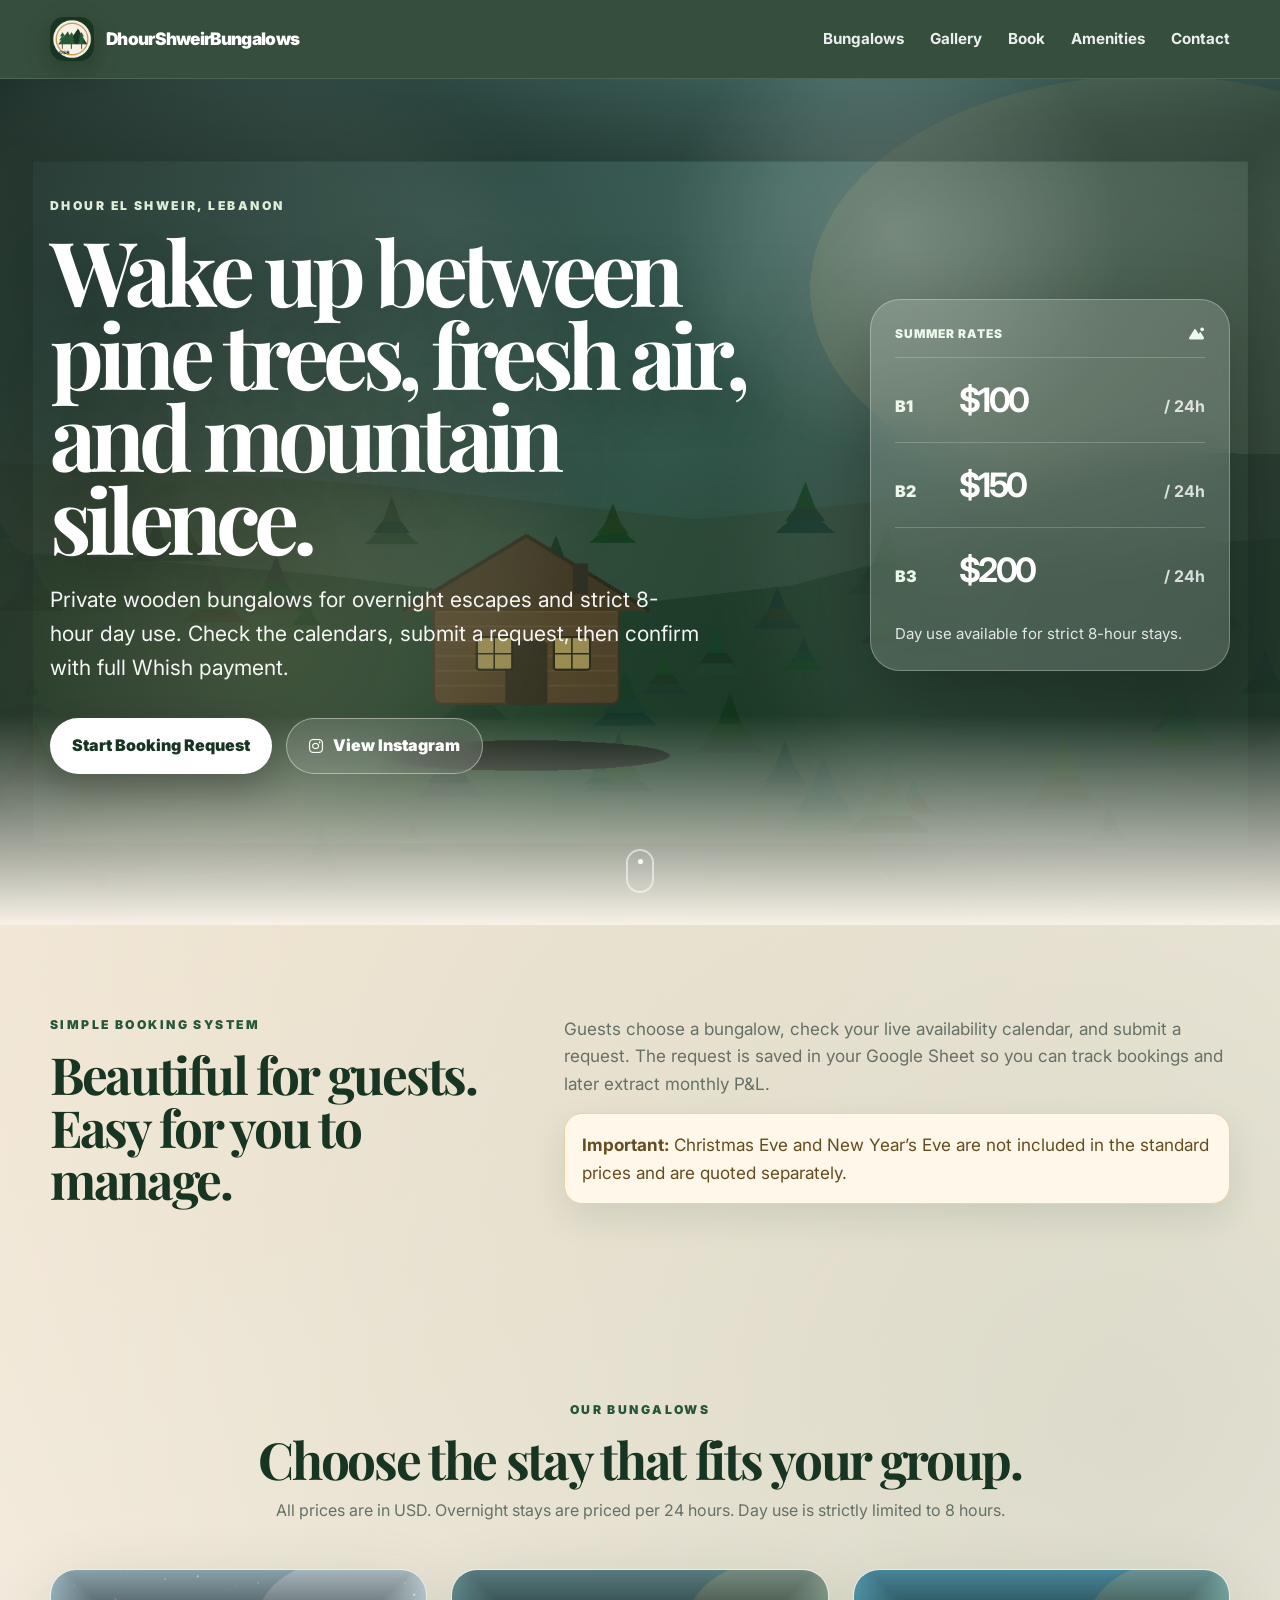
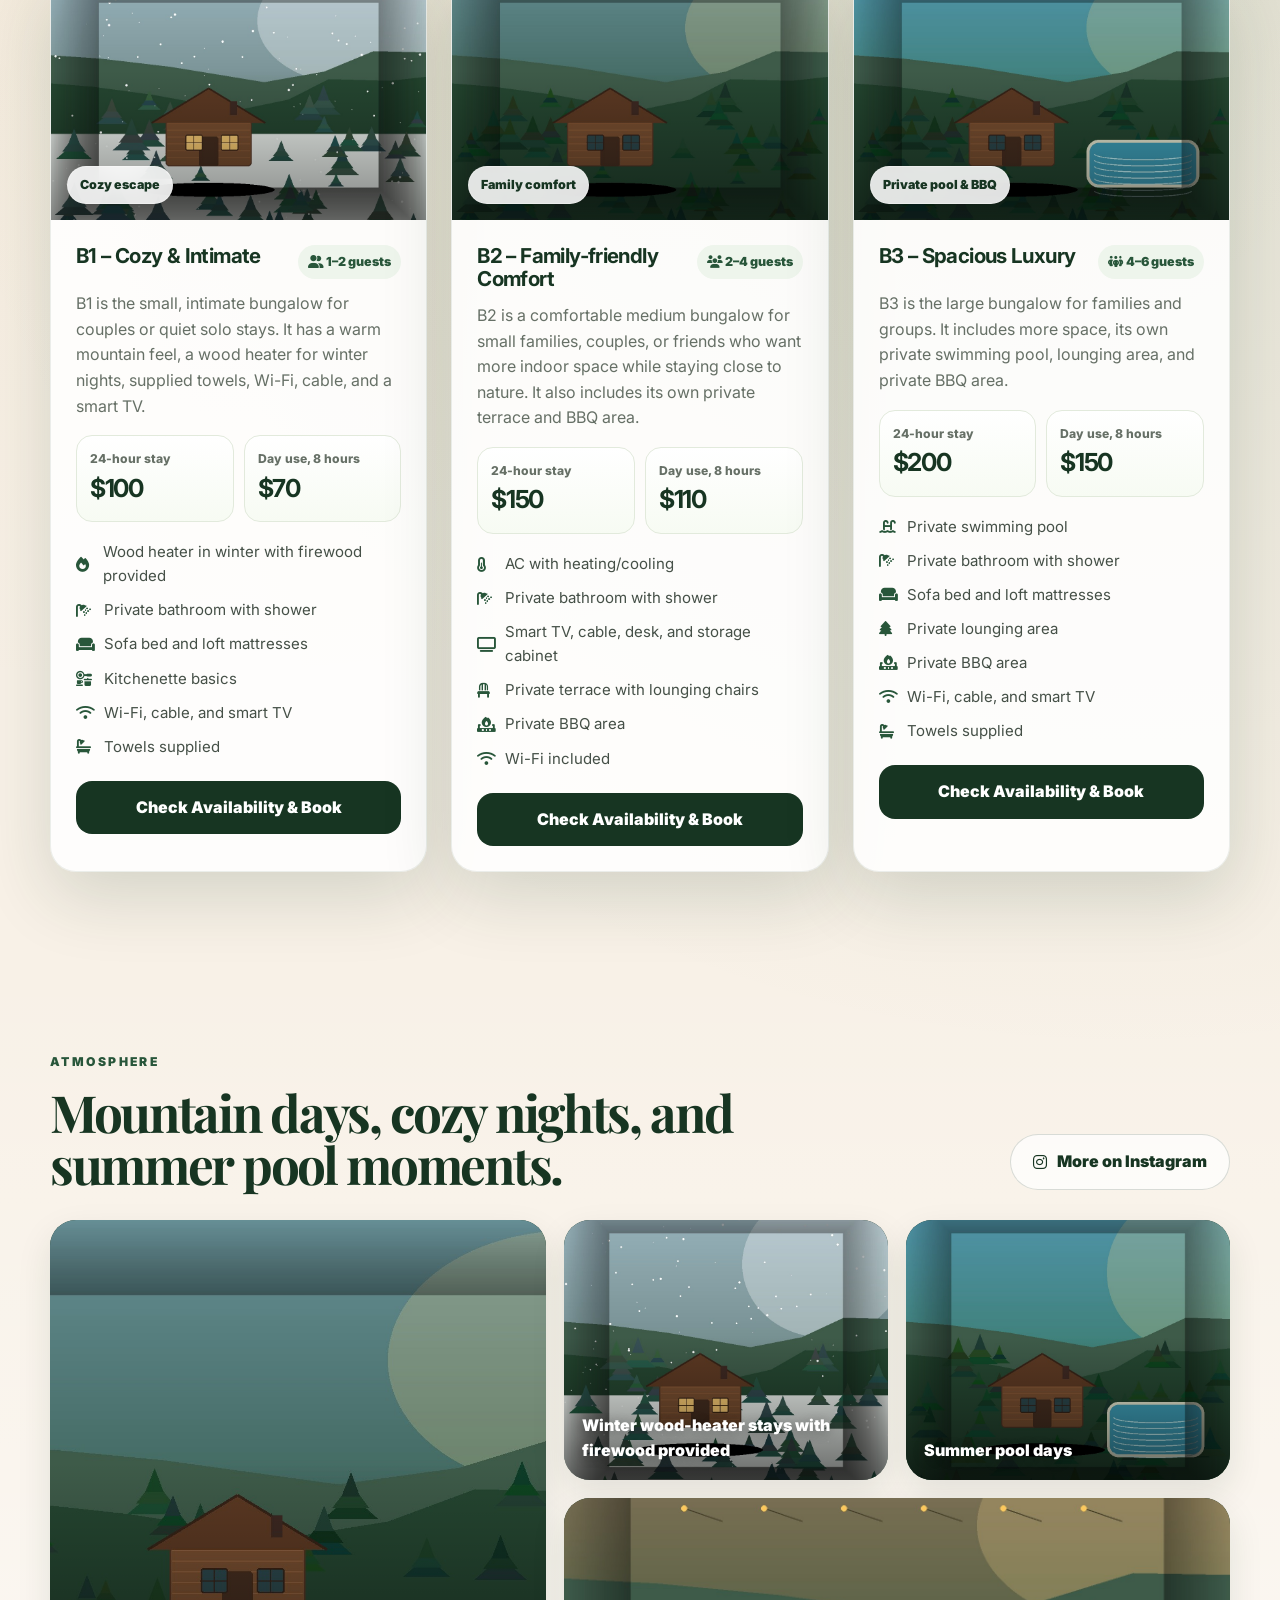
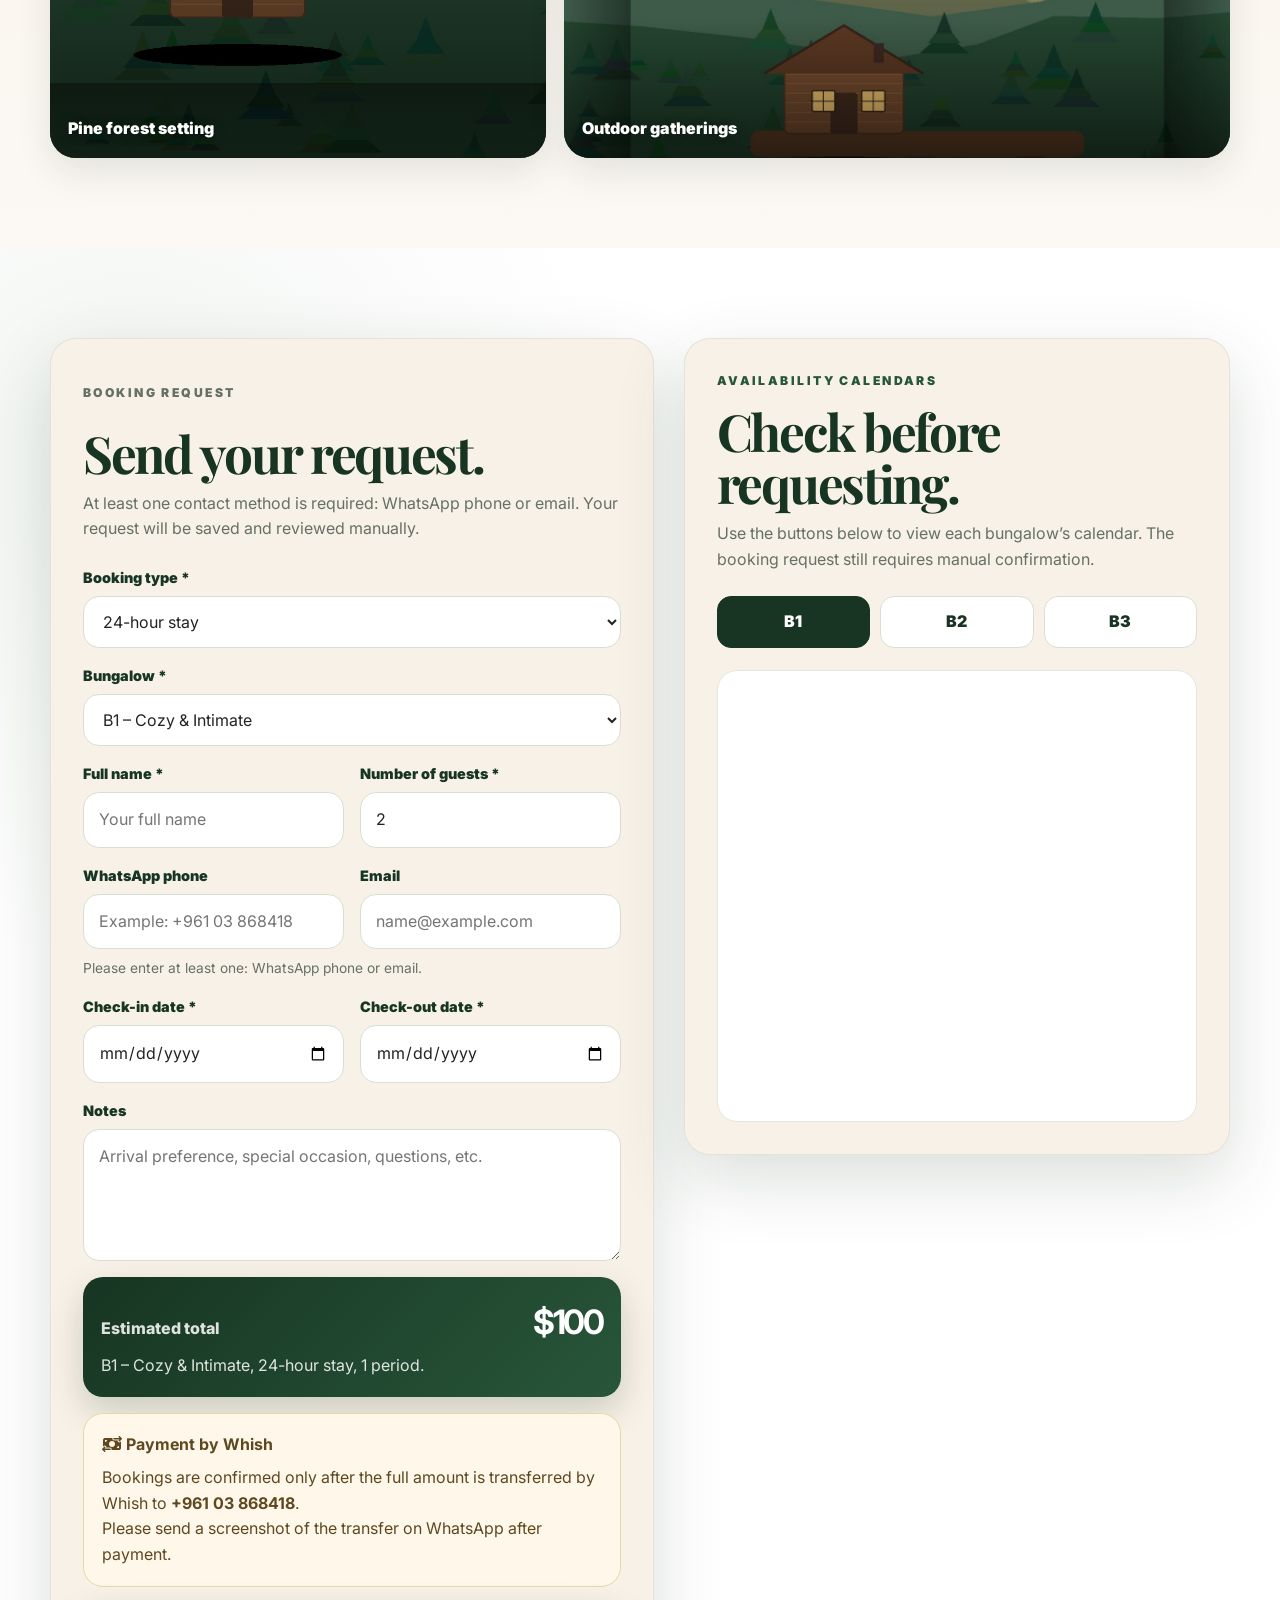
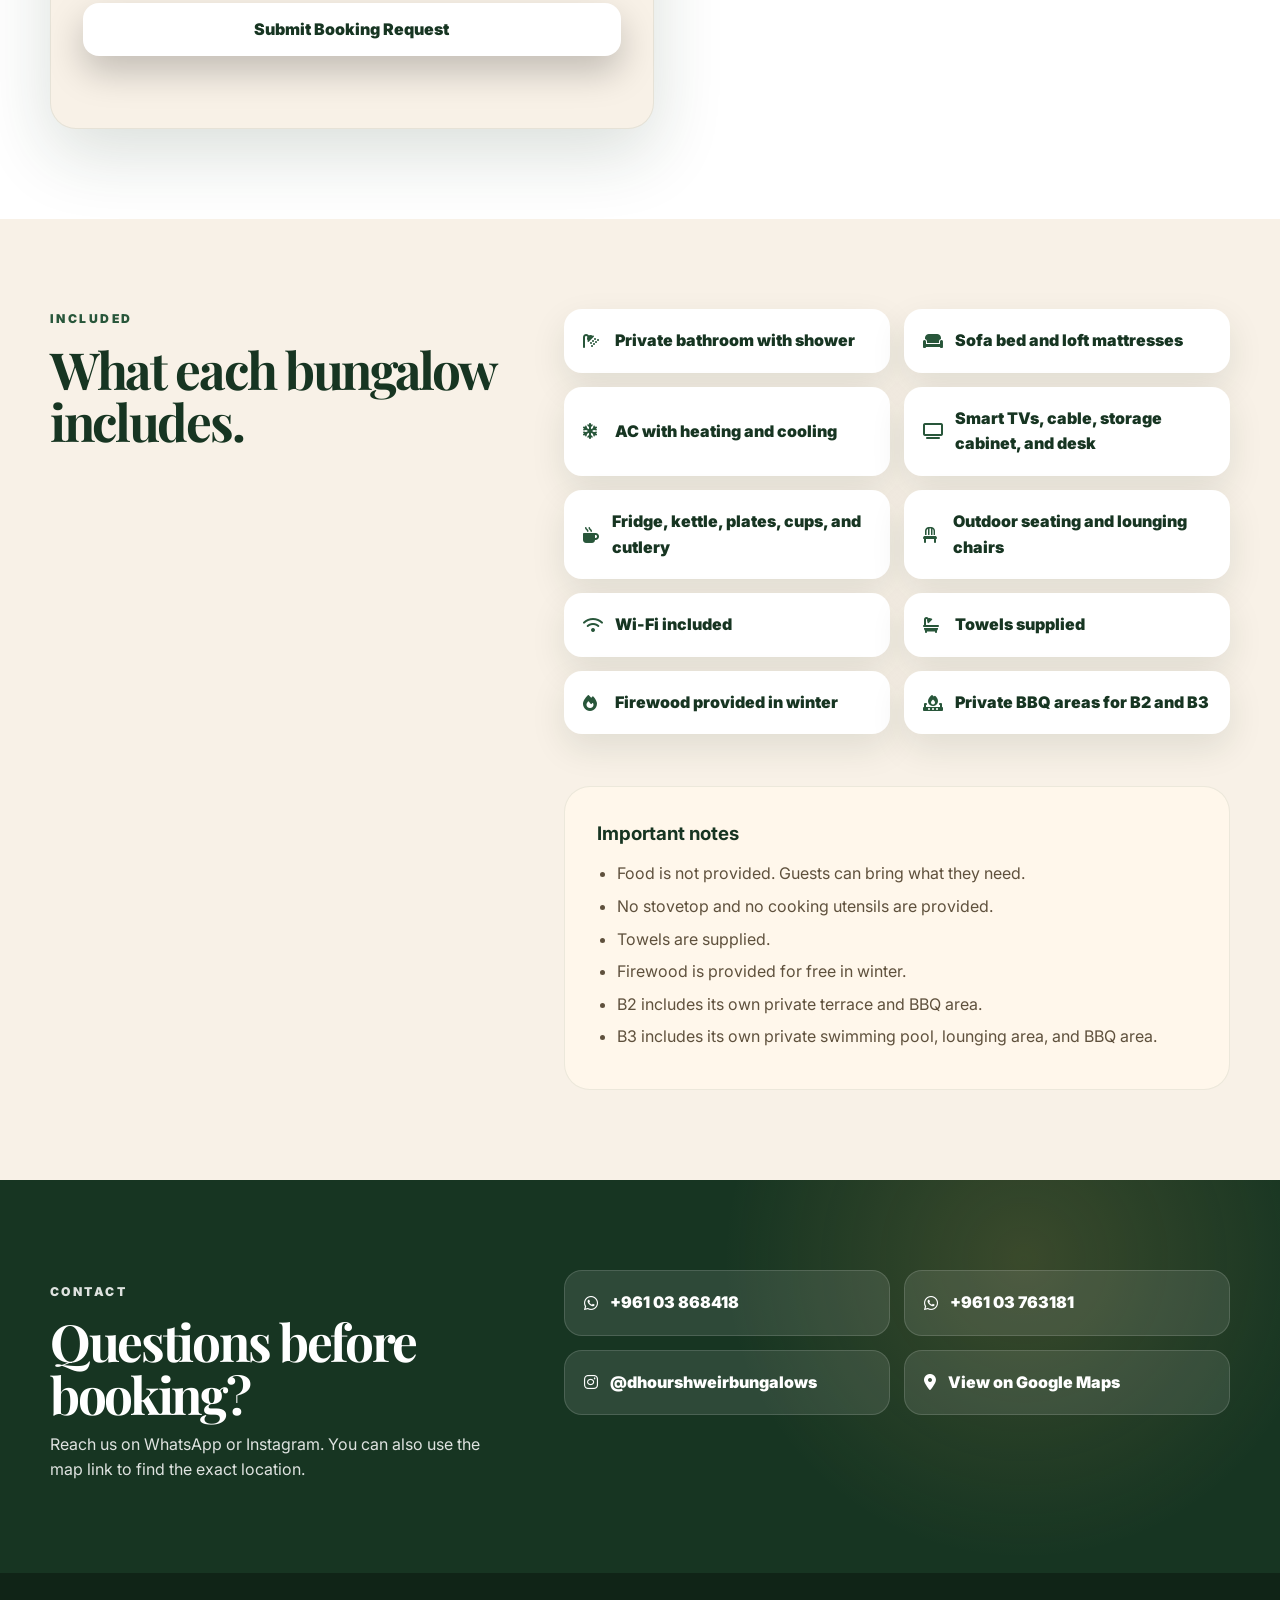
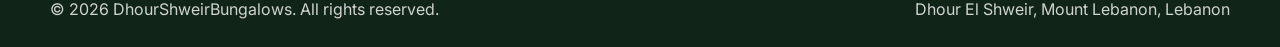
<file: index.html>
<!DOCTYPE html>
<html lang="en">
<head>
  <meta charset="UTF-8" />
  <meta name="viewport" content="width=device-width, initial-scale=1.0" />
  <title>DhourShweirBungalows | Mountain Cabin Booking</title>
  <meta name="description" content="Book private mountain bungalows in Dhour El Shweir, Lebanon. Check availability for B1, B2, and B3, choose 24-hour stay or day use, and send a booking request online." />
  <meta property="og:title" content="DhourShweirBungalows" />
  <meta property="og:description" content="Private mountain bungalows surrounded by pine trees and fresh air in Dhour El Shweir, Lebanon." />
  <meta property="og:image" content="assets/hero.jpg" />
  <meta name="theme-color" content="#193324" />
  <link rel="stylesheet" href="styles.css" />
  <link rel="preconnect" href="https://fonts.googleapis.com" />
  <link rel="preconnect" href="https://fonts.gstatic.com" crossorigin />
  <link href="https://fonts.googleapis.com/css2?family=Inter:wght@300;400;500;600;700;800;900&family=Playfair+Display:wght@600;700&display=swap" rel="stylesheet" />
  <link rel="stylesheet" href="https://cdnjs.cloudflare.com/ajax/libs/font-awesome/6.5.1/css/all.min.css" />
</head>
<body>
  <header class="site-header" id="top">
    <nav class="nav container">
      <a class="brand" href="#home" aria-label="DhourShweirBungalows home">
        <img src="assets/logo.png" alt="DhourShweirBungalows logo" class="brand-logo" />
        <span>DhourShweirBungalows</span>
      </a>
      <button class="mobile-menu-button" aria-label="Open menu" aria-expanded="false">
        <i class="fa-solid fa-bars"></i>
      </button>
      <ul class="nav-links">
        <li><a href="#bungalows">Bungalows</a></li>
        <li><a href="#gallery">Gallery</a></li>
        <li><a href="#booking">Book</a></li>
        <li><a href="#amenities">Amenities</a></li>
        <li><a href="#contact">Contact</a></li>
      </ul>
    </nav>
  </header>

  <main>
    <section id="home" class="hero">
      <div class="hero-bg"></div>
      <div class="hero-mist mist-one"></div>
      <div class="hero-mist mist-two"></div>
      <div class="container hero-layout">
        <div class="hero-content reveal">
          <p class="eyebrow">Dhour El Shweir, Lebanon</p>
          <h1>Wake up between pine trees, fresh air, and mountain silence.</h1>
          <p class="hero-text">Private wooden bungalows for overnight escapes and strict 8-hour day use. Check the calendars, submit a request, then confirm with full Whish payment.</p>
          <div class="hero-actions">
            <a href="#booking" class="button primary">Start Booking Request</a>
            <a href="https://www.instagram.com/dhourshweirbungalows/" target="_blank" rel="noopener noreferrer" class="button secondary"><i class="fa-brands fa-instagram"></i> View Instagram</a>
          </div>
        </div>

        <aside class="hero-card reveal delay-1" aria-label="Quick pricing">
          <div class="hero-card-top">
            <span>Summer rates</span>
            <i class="fa-solid fa-mountain-sun"></i>
          </div>
          <div class="mini-rate"><span>B1</span><strong>$100</strong><em>/ 24h</em></div>
          <div class="mini-rate"><span>B2</span><strong>$150</strong><em>/ 24h</em></div>
          <div class="mini-rate"><span>B3</span><strong>$200</strong><em>/ 24h</em></div>
          <div class="mini-note">Day use available for strict 8-hour stays.</div>
        </aside>
      </div>
      <div class="scroll-cue" aria-hidden="true"><span></span></div>
    </section>

    <section class="intro-section">
      <div class="container intro-grid">
        <div class="reveal">
          <p class="section-label">Simple booking system</p>
          <h2>Beautiful for guests. Easy for you to manage.</h2>
        </div>
        <div class="intro-copy reveal delay-1">
          <p>Guests choose a bungalow, check your live availability calendar, and submit a request. The request is saved in your Google Sheet so you can track bookings and later extract monthly P&amp;L.</p>
          <p class="holiday-note"><strong>Important:</strong> Christmas Eve and New Year’s Eve are not included in the standard prices and are quoted separately.</p>
        </div>
      </div>
    </section>

    <section id="bungalows" class="bungalows-section">
      <div class="container">
        <div class="section-heading reveal">
          <p class="section-label">Our bungalows</p>
          <h2>Choose the stay that fits your group.</h2>
          <p>All prices are in USD. Overnight stays are priced per 24 hours. Day use is strictly limited to 8 hours.</p>
        </div>

        <div class="bungalow-grid">
          <article class="bungalow-card reveal">
            <div class="image-frame">
              <img src="assets/b1.jpg" alt="B1 Cozy & Intimate bungalow" />
              <span class="image-badge">Cozy escape</span>
            </div>
            <div class="card-body">
              <div class="card-topline">
                <h3>B1 – Cozy & Intimate</h3>
                <span class="capacity"><i class="fa-solid fa-user-group"></i> 1–2 guests</span>
              </div>
              <p>B1 is the small, intimate bungalow for couples or quiet solo stays. It has a warm mountain feel, a wood heater for winter nights, supplied towels, Wi-Fi, cable, and a smart TV.</p>
              <div class="pricing-box">
                <div><span>24-hour stay</span><strong>$100</strong></div>
                <div><span>Day use, 8 hours</span><strong>$70</strong></div>
              </div>
              <ul class="feature-list">
                <li><i class="fa-solid fa-fire"></i> Wood heater in winter with firewood provided</li>
                <li><i class="fa-solid fa-shower"></i> Private bathroom with shower</li>
                <li><i class="fa-solid fa-couch"></i> Sofa bed and loft mattresses</li>
                <li><i class="fa-solid fa-kitchen-set"></i> Kitchenette basics</li>
                <li><i class="fa-solid fa-wifi"></i> Wi-Fi, cable, and smart TV</li>
                <li><i class="fa-solid fa-bath"></i> Towels supplied</li>
              </ul>
              <button class="button card-button" onclick="openBooking('b1')">Check Availability & Book</button>
            </div>
          </article>

          <article class="bungalow-card featured-card reveal delay-1">
            <div class="image-frame">
              <img src="assets/b2.jpg" alt="B2 Family-friendly Comfort bungalow" />
              <span class="image-badge">Family comfort</span>
            </div>
            <div class="card-body">
              <div class="card-topline">
                <h3>B2 – Family-friendly Comfort</h3>
                <span class="capacity"><i class="fa-solid fa-users"></i> 2–4 guests</span>
              </div>
              <p>B2 is a comfortable medium bungalow for small families, couples, or friends who want more indoor space while staying close to nature. It also includes its own private terrace and BBQ area.</p>
              <div class="pricing-box">
                <div><span>24-hour stay</span><strong>$150</strong></div>
                <div><span>Day use, 8 hours</span><strong>$110</strong></div>
              </div>
              <ul class="feature-list">
                <li><i class="fa-solid fa-temperature-half"></i> AC with heating/cooling</li>
                <li><i class="fa-solid fa-shower"></i> Private bathroom with shower</li>
                <li><i class="fa-solid fa-tv"></i> Smart TV, cable, desk, and storage cabinet</li>
                <li><i class="fa-solid fa-chair"></i> Private terrace with lounging chairs</li>
                <li><i class="fa-solid fa-fire-burner"></i> Private BBQ area</li>
                <li><i class="fa-solid fa-wifi"></i> Wi-Fi included</li>
              </ul>
              <button class="button card-button" onclick="openBooking('b2')">Check Availability & Book</button>
            </div>
          </article>

          <article class="bungalow-card reveal delay-2">
            <div class="image-frame">
              <img src="assets/b3.jpg" alt="B3 Spacious Luxury bungalow with private swimming pool, lounging area, and BBQ area" />
              <span class="image-badge">Private pool & BBQ</span>
            </div>
            <div class="card-body">
              <div class="card-topline">
                <h3>B3 – Spacious Luxury</h3>
                <span class="capacity"><i class="fa-solid fa-people-group"></i> 4–6 guests</span>
              </div>
              <p>B3 is the large bungalow for families and groups. It includes more space, its own private swimming pool, lounging area, and private BBQ area.</p>
              <div class="pricing-box">
                <div><span>24-hour stay</span><strong>$200</strong></div>
                <div><span>Day use, 8 hours</span><strong>$150</strong></div>
              </div>
              <ul class="feature-list">
                <li><i class="fa-solid fa-water-ladder"></i> Private swimming pool</li>
                <li><i class="fa-solid fa-shower"></i> Private bathroom with shower</li>
                <li><i class="fa-solid fa-couch"></i> Sofa bed and loft mattresses</li>
                <li><i class="fa-solid fa-tree"></i> Private lounging area</li>
                <li><i class="fa-solid fa-fire-burner"></i> Private BBQ area</li>
                <li><i class="fa-solid fa-wifi"></i> Wi-Fi, cable, and smart TV</li>
                <li><i class="fa-solid fa-bath"></i> Towels supplied</li>
              </ul>
              <button class="button card-button" onclick="openBooking('b3')">Check Availability & Book</button>
            </div>
          </article>
        </div>
      </div>
    </section>

    <section id="gallery" class="gallery-section">
      <div class="container">
        <div class="gallery-heading reveal">
          <div>
            <p class="section-label">Atmosphere</p>
            <h2>Mountain days, cozy nights, and summer pool moments.</h2>
          </div>
          <a href="https://www.instagram.com/dhourshweirbungalows/" target="_blank" rel="noopener noreferrer" class="button outline"><i class="fa-brands fa-instagram"></i> More on Instagram</a>
        </div>
        <div class="gallery-grid">
          <figure class="gallery-item large reveal"><img src="assets/gallery/pines.jpg" alt="Pine trees around DhourShweirBungalows" /><figcaption>Pine forest setting</figcaption></figure>
          <figure class="gallery-item reveal delay-1"><img src="assets/gallery/winter.jpg" alt="Winter cabin atmosphere" /><figcaption>Winter wood-heater stays with firewood provided</figcaption></figure>
          <figure class="gallery-item reveal delay-2"><img src="assets/gallery/summer.jpg" alt="Summer pool and outdoor setting" /><figcaption>Summer pool days</figcaption></figure>
          <figure class="gallery-item wide reveal"><img src="assets/gallery/bbq.jpg" alt="Outdoor BBQ experience" /><figcaption>Outdoor gatherings</figcaption></figure>
        </div>
      </div>
    </section>

    <section id="booking" class="booking-section">
      <div class="container booking-layout">
        <div class="booking-panel reveal">
          <p class="section-label">Booking request</p>
          <h2>Send your request.</h2>
          <p>At least one contact method is required: WhatsApp phone or email. Your request will be saved and reviewed manually.</p>

          <form id="bookingForm" class="booking-form">
            <div class="form-row">
              <label for="bookingType">Booking type *</label>
              <select id="bookingType" name="bookingType" required>
                <option value="overnight">24-hour stay</option>
                <option value="day-use">Day use – strict 8 hours</option>
              </select>
            </div>

            <div class="form-row">
              <label for="bungalow">Bungalow *</label>
              <select id="bungalow" name="bungalow" required>
                <option value="b1">B1 – Cozy & Intimate</option>
                <option value="b2">B2 – Family-friendly Comfort</option>
                <option value="b3">B3 – Spacious Luxury</option>
              </select>
            </div>

            <div class="form-grid two-cols">
              <div class="form-row">
                <label for="guestName">Full name *</label>
                <input id="guestName" name="guestName" type="text" required placeholder="Your full name" />
              </div>
              <div class="form-row">
                <label for="guests">Number of guests *</label>
                <input id="guests" name="guests" type="number" min="1" max="6" value="2" required />
              </div>
            </div>

            <div class="form-grid two-cols">
              <div class="form-row">
                <label for="phone">WhatsApp phone</label>
                <input id="phone" name="phone" type="tel" placeholder="Example: +961 03 868418" />
              </div>
              <div class="form-row">
                <label for="email">Email</label>
                <input id="email" name="email" type="email" placeholder="name@example.com" />
              </div>
            </div>
            <p class="small-help">Please enter at least one: WhatsApp phone or email.</p>

            <div id="overnightFields" class="date-fields">
              <div class="form-grid two-cols">
                <div class="form-row">
                  <label for="checkInDate">Check-in date *</label>
                  <input id="checkInDate" name="checkInDate" type="date" />
                </div>
                <div class="form-row">
                  <label for="checkOutDate">Check-out date *</label>
                  <input id="checkOutDate" name="checkOutDate" type="date" />
                </div>
              </div>
            </div>

            <div id="dayUseFields" class="date-fields hidden">
              <div class="form-grid two-cols">
                <div class="form-row">
                  <label for="dayUseDate">Day-use date *</label>
                  <input id="dayUseDate" name="dayUseDate" type="date" />
                </div>
                <div class="form-row">
                  <label for="preferredStartTime">Preferred start time *</label>
                  <input id="preferredStartTime" name="preferredStartTime" type="time" />
                </div>
              </div>
              <p class="small-help">Day use is strictly 8 hours only. Exact arrival and exit time will be confirmed with you.</p>
            </div>

            <div class="form-row">
              <label for="notes">Notes</label>
              <textarea id="notes" name="notes" rows="4" placeholder="Arrival preference, special occasion, questions, etc."></textarea>
            </div>

            <div class="price-summary" id="priceSummary">
              <div>
                <span>Estimated total</span>
                <strong id="estimatedTotal">$100</strong>
              </div>
              <p id="summaryText">B1 – Cozy & Intimate, 24-hour stay, 1 period.</p>
            </div>

            <div class="payment-note">
              <h3><i class="fa-solid fa-money-bill-transfer"></i> Payment by Whish</h3>
              <p>Bookings are confirmed only after the full amount is transferred by Whish to <strong>+961 03 868418</strong>.</p>
              <p>Please send a screenshot of the transfer on WhatsApp after payment.</p>
            </div>

            <button type="submit" class="button primary submit-button">Submit Booking Request</button>
            <p id="formStatus" class="form-status" role="status"></p>
          </form>
        </div>

        <aside class="availability-panel reveal delay-1">
          <p class="section-label">Availability calendars</p>
          <h2>Check before requesting.</h2>
          <p>Use the buttons below to view each bungalow’s calendar. The booking request still requires manual confirmation.</p>
          <div class="calendar-buttons">
            <button class="calendar-button active" data-calendar="b1">B1</button>
            <button class="calendar-button" data-calendar="b2">B2</button>
            <button class="calendar-button" data-calendar="b3">B3</button>
          </div>
          <div class="calendar-wrap">
            <div id="b1-calendar" class="google-calendar active">
              <iframe title="B1 availability calendar" src="https://calendar.google.com/calendar/embed?src=563d09112927d9b6229b1419a474148508bd893e3d1daa55aee2212689329124%40group.calendar.google.com&ctz=Asia%2FBeirut&mode=MONTH&showTitle=0&showNav=1&showDate=1&showPrint=0&showTabs=1&showCalendars=0&showTz=0" frameborder="0" scrolling="no"></iframe>
            </div>
            <div id="b2-calendar" class="google-calendar">
              <iframe title="B2 availability calendar" src="https://calendar.google.com/calendar/embed?src=3f18889928c836068b501c3f9eb5a323c330e115ac5c159d714093e632fd8f91%40group.calendar.google.com&ctz=Asia%2FBeirut&mode=MONTH&showTitle=0&showNav=1&showDate=1&showPrint=0&showTabs=1&showCalendars=0&showTz=0" frameborder="0" scrolling="no"></iframe>
            </div>
            <div id="b3-calendar" class="google-calendar">
              <iframe title="B3 availability calendar" src="https://calendar.google.com/calendar/embed?src=b5f983597b1e3de014ed836b61d8cd23435c907634d3f2d6a210efe12669422a%40group.calendar.google.com&ctz=Asia%2FBeirut&mode=MONTH&showTitle=0&showNav=1&showDate=1&showPrint=0&showTabs=1&showCalendars=0&showTz=0" frameborder="0" scrolling="no"></iframe>
            </div>
          </div>
        </aside>
      </div>
    </section>

    <section id="amenities" class="amenities-section">
      <div class="container amenities-grid">
        <div class="reveal">
          <p class="section-label">Included</p>
          <h2>What each bungalow includes.</h2>
        </div>
        <div class="amenity-cards reveal delay-1">
          <div class="amenity-card"><i class="fa-solid fa-shower"></i><span>Private bathroom with shower</span></div>
          <div class="amenity-card"><i class="fa-solid fa-couch"></i><span>Sofa bed and loft mattresses</span></div>
          <div class="amenity-card"><i class="fa-solid fa-snowflake"></i><span>AC with heating and cooling</span></div>
          <div class="amenity-card"><i class="fa-solid fa-tv"></i><span>Smart TVs, cable, storage cabinet, and desk</span></div>
          <div class="amenity-card"><i class="fa-solid fa-mug-hot"></i><span>Fridge, kettle, plates, cups, and cutlery</span></div>
          <div class="amenity-card"><i class="fa-solid fa-chair"></i><span>Outdoor seating and lounging chairs</span></div>
          <div class="amenity-card"><i class="fa-solid fa-wifi"></i><span>Wi-Fi included</span></div>
          <div class="amenity-card"><i class="fa-solid fa-bath"></i><span>Towels supplied</span></div>
          <div class="amenity-card"><i class="fa-solid fa-fire"></i><span>Firewood provided in winter</span></div>
          <div class="amenity-card"><i class="fa-solid fa-fire-burner"></i><span>Private BBQ areas for B2 and B3</span></div>
        </div>
        <div class="not-included reveal delay-2">
          <h3>Important notes</h3>
          <ul>
            <li>Food is not provided. Guests can bring what they need.</li>
            <li>No stovetop and no cooking utensils are provided.</li>
            <li>Towels are supplied.</li>
            <li>Firewood is provided for free in winter.</li>
            <li>B2 includes its own private terrace and BBQ area.</li>
            <li>B3 includes its own private swimming pool, lounging area, and BBQ area.</li>
          </ul>
        </div>
      </div>
    </section>

    <section id="contact" class="contact-section">
      <div class="container contact-grid">
        <div class="reveal">
          <p class="section-label">Contact</p>
          <h2>Questions before booking?</h2>
          <p>Reach us on WhatsApp or Instagram. You can also use the map link to find the exact location.</p>
        </div>
        <div class="contact-cards reveal delay-1">
          <a class="contact-card" href="https://wa.me/9613868418" target="_blank" rel="noopener noreferrer"><i class="fa-brands fa-whatsapp"></i><span>+961 03 868418</span></a>
          <a class="contact-card" href="https://wa.me/9613763181" target="_blank" rel="noopener noreferrer"><i class="fa-brands fa-whatsapp"></i><span>+961 03 763181</span></a>
          <a class="contact-card" href="https://www.instagram.com/dhourshweirbungalows/" target="_blank" rel="noopener noreferrer"><i class="fa-brands fa-instagram"></i><span>@dhourshweirbungalows</span></a>
          <a class="contact-card" href="https://maps.app.goo.gl/mXEbMeeeDYu9TwZK7" target="_blank" rel="noopener noreferrer"><i class="fa-solid fa-location-dot"></i><span>View on Google Maps</span></a>
        </div>
      </div>
    </section>
  </main>

  <footer class="site-footer">
    <div class="container footer-content">
      <p>&copy; 2026 DhourShweirBungalows. All rights reserved.</p>
      <p>Dhour El Shweir, Mount Lebanon, Lebanon</p>
    </div>
  </footer>

  <script src="script.js"></script>
</body>
</html>
</file>
<file: styles.css>
:root {
  --forest: #173522;
  --forest-2: #28563a;
  --pine: #4f7653;
  --sage: #8ea887;
  --moss: #dce8d2;
  --cream: #f8f1e7;
  --warm: #efe0ca;
  --sand: #d8bea0;
  --charcoal: #1f2521;
  --muted: #667066;
  --white: #ffffff;
  --gold: #c69b52;
  --danger: #9f3d2f;
  --success: #2f7044;
  --shadow: 0 24px 70px rgba(23, 53, 34, 0.16);
  --shadow-soft: 0 14px 35px rgba(23, 53, 34, 0.10);
  --radius: 26px;
}

* { box-sizing: border-box; margin: 0; padding: 0; }
html { scroll-behavior: smooth; }
body {
  font-family: 'Inter', system-ui, -apple-system, BlinkMacSystemFont, 'Segoe UI', sans-serif;
  line-height: 1.6;
  color: var(--charcoal);
  background:
    radial-gradient(circle at 12% 10%, rgba(198, 155, 82, 0.14), transparent 28%),
    radial-gradient(circle at 88% 22%, rgba(79, 118, 83, 0.16), transparent 24%),
    var(--cream);
  overflow-x: hidden;
}
a { color: inherit; }
img { max-width: 100%; display: block; }
button, input, select, textarea { font: inherit; }
.container { width: min(1180px, calc(100% - 40px)); margin: 0 auto; }

.site-header {
  position: sticky;
  top: 0;
  z-index: 50;
  background: rgba(23, 53, 34, 0.86);
  backdrop-filter: blur(18px);
  border-bottom: 1px solid rgba(255,255,255,0.12);
}
.nav { min-height: 78px; display: flex; align-items: center; justify-content: space-between; gap: 24px; }
.brand { display: flex; align-items: center; gap: 12px; color: var(--white); text-decoration: none; font-weight: 900; letter-spacing: -0.04em; font-size: 1.08rem; }
.brand-logo { width: 44px; height: 44px; border-radius: 14px; object-fit: cover; box-shadow: 0 8px 26px rgba(0,0,0,0.22); }
.nav-links { list-style: none; display: flex; align-items: center; gap: 26px; color: var(--white); }
.nav-links a { text-decoration: none; font-weight: 700; opacity: 0.9; font-size: 0.95rem; }
.nav-links a:hover { opacity: 1; color: #e9f4de; }
.mobile-menu-button { display: none; color: var(--white); background: rgba(255,255,255,0.1); border: 1px solid rgba(255,255,255,0.14); border-radius: 12px; padding: 9px 12px; font-size: 1.1rem; }

.hero {
  position: relative;
  min-height: 94vh;
  display: grid;
  align-items: center;
  color: var(--white);
  overflow: hidden;
  isolation: isolate;
}
.hero-bg {
  position: absolute;
  inset: 0;
  z-index: -4;
  background:
    linear-gradient(115deg, rgba(10, 26, 16, 0.86), rgba(23, 53, 34, 0.42), rgba(13, 32, 20, 0.75)),
    url('assets/hero.jpg') center/cover no-repeat;
  transform: scale(1.05);
  animation: heroZoom 18s ease-in-out infinite alternate;
}
.hero::before {
  content: '';
  position: absolute;
  inset: 0;
  z-index: -3;
  background:
    radial-gradient(circle at 70% 18%, rgba(255,255,255,0.22), transparent 20%),
    radial-gradient(circle at 20% 65%, rgba(198,155,82,0.16), transparent 30%);
  mix-blend-mode: screen;
}
.hero::after {
  content: '';
  position: absolute;
  inset: auto 0 0 0;
  z-index: -2;
  height: 210px;
  background: linear-gradient(transparent, var(--cream));
  pointer-events: none;
}
.hero-mist {
  position: absolute;
  z-index: -1;
  width: 62vw;
  height: 62vw;
  border-radius: 999px;
  filter: blur(36px);
  opacity: 0.25;
  background: rgba(255,255,255,0.26);
  animation: mistMove 18s linear infinite alternate;
}
.mist-one { left: -18vw; bottom: 10vh; }
.mist-two { right: -22vw; top: 7vh; animation-delay: -8s; }
.hero-layout { display: grid; grid-template-columns: minmax(0, 1fr) 360px; gap: 48px; align-items: center; padding: 92px 0 126px; }
.hero-content { max-width: 780px; }
.eyebrow, .section-label { text-transform: uppercase; letter-spacing: 0.2em; font-weight: 900; font-size: 0.76rem; color: #dfedd8; margin-bottom: 14px; }
.section-label { color: var(--forest-2); }
.hero h1 { font-family: 'Playfair Display', Georgia, serif; font-size: clamp(3.1rem, 7vw, 6.5rem); line-height: 0.92; letter-spacing: -0.065em; margin-bottom: 24px; text-shadow: 0 18px 50px rgba(0,0,0,0.28); }
.hero-text { font-size: clamp(1.05rem, 2vw, 1.32rem); max-width: 650px; opacity: 0.95; margin-bottom: 34px; }
.hero-actions { display: flex; flex-wrap: wrap; gap: 14px; }
.button {
  display: inline-flex;
  align-items: center;
  justify-content: center;
  gap: 10px;
  border: 0;
  border-radius: 999px;
  padding: 14px 22px;
  font-weight: 900;
  text-decoration: none;
  cursor: pointer;
  transition: transform 0.22s ease, box-shadow 0.22s ease, background 0.22s ease, border-color 0.22s ease;
}
.button:hover { transform: translateY(-3px); }
.button.primary { background: var(--white); color: var(--forest); box-shadow: 0 16px 36px rgba(0,0,0,0.22); }
.button.secondary { color: var(--white); border: 1px solid rgba(255,255,255,0.42); background: rgba(255,255,255,0.12); backdrop-filter: blur(12px); }
.button.outline { color: var(--forest); border: 1px solid rgba(23, 53, 34, 0.16); background: rgba(255,255,255,0.7); }
.card-button, .submit-button { width: 100%; background: var(--forest); color: var(--white); border-radius: 16px; }
.card-button:hover, .submit-button:hover { box-shadow: 0 16px 28px rgba(23,53,34,0.2); }

.hero-card {
  border-radius: 30px;
  padding: 24px;
  background: rgba(255,255,255,0.16);
  border: 1px solid rgba(255,255,255,0.28);
  backdrop-filter: blur(24px);
  box-shadow: 0 24px 70px rgba(0,0,0,0.25);
}
.hero-card-top { display: flex; justify-content: space-between; align-items: center; margin-bottom: 14px; color: #eff8ea; font-weight: 900; letter-spacing: 0.08em; text-transform: uppercase; font-size: 0.75rem; }
.mini-rate { display: grid; grid-template-columns: 52px 1fr auto; gap: 12px; align-items: baseline; padding: 15px 0; border-top: 1px solid rgba(255,255,255,0.2); }
.mini-rate span { font-weight: 900; color: #edf8e9; }
.mini-rate strong { font-size: 2.1rem; letter-spacing: -0.08em; }
.mini-rate em { font-style: normal; opacity: 0.8; font-weight: 700; }
.mini-note { margin-top: 10px; color: rgba(255,255,255,0.85); font-size: 0.94rem; }
.scroll-cue { position: absolute; left: 50%; bottom: 32px; transform: translateX(-50%); width: 28px; height: 44px; border: 2px solid rgba(255,255,255,0.55); border-radius: 999px; display: grid; justify-items: center; padding-top: 8px; }
.scroll-cue span { width: 5px; height: 5px; border-radius: 99px; background: white; animation: scrollDot 1.7s ease-in-out infinite; }

.intro-section, .bungalows-section, .gallery-section, .booking-section, .amenities-section, .contact-section { padding: 90px 0; }
.intro-grid, .amenities-grid, .contact-grid { display: grid; grid-template-columns: 0.82fr 1.18fr; gap: 52px; align-items: start; }
h2 { font-family: 'Playfair Display', Georgia, serif; font-size: clamp(2.1rem, 4vw, 3.55rem); line-height: 1.02; letter-spacing: -0.045em; color: var(--forest); }
.intro-copy p { color: var(--muted); font-size: 1.07rem; margin-bottom: 16px; }
.holiday-note { background: #fff7e9; border: 1px solid #ead2a7; border-radius: 18px; padding: 17px; color: #654c20 !important; box-shadow: var(--shadow-soft); }

.section-heading { text-align: center; max-width: 790px; margin: 0 auto 46px; }
.section-heading p:last-child { color: var(--muted); margin-top: 12px; }
.bungalow-grid { display: grid; grid-template-columns: repeat(3, 1fr); gap: 24px; }
.bungalow-card { background: rgba(255,255,255,0.86); border-radius: var(--radius); overflow: hidden; box-shadow: var(--shadow); border: 1px solid rgba(23, 53, 34, 0.08); transition: transform 0.25s ease, box-shadow 0.25s ease; }
.bungalow-card:hover { transform: translateY(-8px); box-shadow: 0 28px 80px rgba(23,53,34,0.2); }
.featured-card { transform: translateY(-12px); }
.featured-card:hover { transform: translateY(-20px); }
.image-frame { height: 250px; background: linear-gradient(135deg, var(--forest), var(--sage)); position: relative; overflow: hidden; }
.image-frame img { width: 100%; height: 100%; object-fit: cover; transition: transform 0.55s ease, filter 0.55s ease; }
.bungalow-card:hover img { transform: scale(1.07); filter: saturate(1.08); }
.image-frame::after { content: ''; position: absolute; inset: 0; background: linear-gradient(transparent 40%, rgba(0,0,0,0.44)); pointer-events: none; }
.image-badge { position: absolute; left: 16px; bottom: 16px; z-index: 1; color: var(--forest); background: rgba(255,255,255,0.88); border: 1px solid rgba(255,255,255,0.3); backdrop-filter: blur(12px); border-radius: 999px; padding: 8px 12px; font-size: 0.78rem; font-weight: 900; }
.card-body { padding: 25px; }
.card-topline { display: flex; gap: 12px; justify-content: space-between; align-items: start; margin-bottom: 12px; }
.card-topline h3 { color: var(--forest); line-height: 1.12; font-size: 1.28rem; letter-spacing: -0.03em; }
.capacity { flex: 0 0 auto; color: var(--forest-2); background: #eef5ec; border-radius: 999px; padding: 7px 10px; font-size: 0.78rem; font-weight: 900; }
.card-body p { color: var(--muted); margin-bottom: 16px; }
.pricing-box { display: grid; grid-template-columns: 1fr 1fr; gap: 10px; margin-bottom: 18px; }
.pricing-box div { border: 1px solid #e2eadc; border-radius: 16px; padding: 13px; background: linear-gradient(180deg, #ffffff, #f7fbf3); }
.pricing-box span { display: block; color: var(--muted); font-size: 0.76rem; font-weight: 800; }
.pricing-box strong { display: block; color: var(--forest); font-size: 1.55rem; letter-spacing: -0.055em; }
.feature-list { list-style: none; display: grid; gap: 10px; margin-bottom: 22px; }
.feature-list li { color: #455047; display: flex; gap: 10px; align-items: center; font-size: 0.94rem; }
.feature-list i { color: var(--forest-2); width: 18px; }

.gallery-section { background: linear-gradient(180deg, rgba(255,255,255,0), rgba(255,255,255,0.52)); }
.gallery-heading { display: flex; justify-content: space-between; align-items: end; gap: 24px; margin-bottom: 30px; }
.gallery-heading h2 { max-width: 760px; }
.gallery-grid { display: grid; grid-template-columns: 1.3fr 0.85fr 0.85fr; grid-auto-rows: 260px; gap: 18px; }
.gallery-item { position: relative; border-radius: 26px; overflow: hidden; box-shadow: var(--shadow-soft); background: var(--forest); }
.gallery-item.large { grid-row: span 2; }
.gallery-item.wide { grid-column: span 2; }
.gallery-item img { width: 100%; height: 100%; object-fit: cover; transition: transform 0.55s ease, filter 0.55s ease; }
.gallery-item:hover img { transform: scale(1.06); filter: saturate(1.08); }
.gallery-item::after { content: ''; position: absolute; inset: 0; background: linear-gradient(transparent 45%, rgba(0,0,0,0.55)); }
.gallery-item figcaption { position: absolute; left: 18px; bottom: 16px; z-index: 1; color: white; font-weight: 900; text-shadow: 0 2px 12px rgba(0,0,0,0.35); }

.booking-section { background: var(--white); position: relative; }
.booking-section::before { content: ''; position: absolute; inset: 0; pointer-events: none; background: radial-gradient(circle at 10% 14%, rgba(79,118,83,0.08), transparent 28%); }
.booking-layout { position: relative; display: grid; grid-template-columns: 1.05fr 0.95fr; gap: 30px; align-items: start; }
.booking-panel, .availability-panel, .not-included { background: var(--cream); border-radius: var(--radius); padding: 32px; box-shadow: var(--shadow); border: 1px solid rgba(23, 53, 34, 0.08); }
.booking-panel > p, .availability-panel > p:not(.section-label) { color: var(--muted); margin: 12px 0 24px; }
.booking-form { display: grid; gap: 16px; }
.form-grid.two-cols { display: grid; grid-template-columns: 1fr 1fr; gap: 16px; }
.form-row { display: grid; gap: 7px; }
.form-row label { font-weight: 900; color: var(--forest); font-size: 0.9rem; }
input, select, textarea { width: 100%; border: 1px solid #d7dfd2; border-radius: 16px; padding: 14px 15px; background: var(--white); color: var(--charcoal); outline: none; }
input:focus, select:focus, textarea:focus { border-color: var(--forest-2); box-shadow: 0 0 0 4px rgba(40, 86, 58, 0.13); }
textarea { resize: vertical; }
.small-help { color: var(--muted); font-size: 0.86rem; margin-top: -8px; }
.hidden { display: none !important; }
.price-summary { border-radius: 20px; padding: 18px; background: linear-gradient(135deg, var(--forest), var(--forest-2)); color: var(--white); box-shadow: 0 14px 34px rgba(23,53,34,0.2); }
.price-summary div { display: flex; justify-content: space-between; gap: 12px; align-items: baseline; }
.price-summary span { opacity: 0.86; font-weight: 800; }
.price-summary strong { font-size: 2.1rem; letter-spacing: -0.07em; }
.price-summary p { opacity: 0.86; margin-top: 4px; }
.payment-note { background: #fff8ea; border: 1px solid #ead5a8; color: #5e4820; border-radius: 20px; padding: 18px; }
.payment-note h3 { font-size: 1rem; margin-bottom: 8px; }
.form-status { min-height: 24px; font-weight: 900; }
.form-status a { color: var(--success); text-decoration: underline; }
.form-status.success { color: var(--success); }
.form-status.error { color: var(--danger); }

.calendar-buttons { display: grid; grid-template-columns: repeat(3, 1fr); gap: 10px; margin: 22px 0; }
.calendar-button { border: 1px solid #d8dfd4; background: var(--white); color: var(--forest); border-radius: 14px; padding: 12px; font-weight: 900; cursor: pointer; transition: 0.2s ease; }
.calendar-button:hover { transform: translateY(-2px); }
.calendar-button.active { background: var(--forest); color: var(--white); border-color: var(--forest); }
.calendar-wrap { background: var(--white); border-radius: 20px; overflow: hidden; border: 1px solid #e1e8dd; min-height: 430px; box-shadow: inset 0 0 0 1px rgba(255,255,255,0.3); }
.google-calendar { display: none; }
.google-calendar.active { display: block; }
.google-calendar iframe { width: 100%; height: 450px; border: 0; display: block; }

.amenity-cards { display: grid; grid-template-columns: repeat(2, 1fr); gap: 14px; }
.amenity-card { background: var(--white); border-radius: 18px; padding: 19px; display: flex; gap: 12px; align-items: center; box-shadow: var(--shadow-soft); color: var(--forest); font-weight: 900; }
.amenity-card i { color: var(--forest-2); width: 20px; }
.not-included { grid-column: 2; box-shadow: none; background: #fff7eb; }
.not-included h3 { color: var(--forest); margin-bottom: 12px; }
.not-included ul { padding-left: 20px; color: #5f513d; }
.not-included li { margin-bottom: 7px; }

.contact-section { background: radial-gradient(circle at 80% 20%, rgba(198,155,82,0.2), transparent 28%), var(--forest); color: var(--white); }
.contact-section h2, .contact-section .section-label { color: var(--white); }
.contact-section p { opacity: 0.86; margin-top: 12px; }
.contact-cards { display: grid; grid-template-columns: repeat(2, 1fr); gap: 14px; }
.contact-card { background: rgba(255,255,255,0.1); border: 1px solid rgba(255,255,255,0.14); color: var(--white); text-decoration: none; border-radius: 18px; padding: 19px; display: flex; gap: 12px; align-items: center; font-weight: 900; transition: 0.2s ease; }
.contact-card:hover { background: rgba(255,255,255,0.18); transform: translateY(-2px); }
.site-footer { background: #102417; color: rgba(255,255,255,0.8); padding: 24px 0; }
.footer-content { display: flex; justify-content: space-between; gap: 16px; flex-wrap: wrap; }

.reveal { opacity: 0; transform: translateY(24px); transition: opacity 0.75s ease, transform 0.75s ease; }
.reveal.visible { opacity: 1; transform: translateY(0); }
.delay-1 { transition-delay: 0.12s; }
.delay-2 { transition-delay: 0.22s; }

@keyframes heroZoom { from { transform: scale(1.04) translateX(-0.5%); } to { transform: scale(1.11) translateX(0.8%); } }
@keyframes mistMove { from { transform: translateX(0) translateY(0); } to { transform: translateX(10vw) translateY(-4vh); } }
@keyframes scrollDot { 0% { transform: translateY(0); opacity: 1; } 70% { transform: translateY(14px); opacity: 0.2; } 100% { transform: translateY(0); opacity: 1; } }

@media (prefers-reduced-motion: reduce) {
  *, *::before, *::after { animation-duration: 0.001ms !important; animation-iteration-count: 1 !important; scroll-behavior: auto !important; transition-duration: 0.001ms !important; }
  .reveal { opacity: 1; transform: none; }
}

@media (max-width: 1080px) {
  .hero-layout { grid-template-columns: 1fr; }
  .hero-card { max-width: 440px; }
}

@media (max-width: 980px) {
  .bungalow-grid, .booking-layout, .intro-grid, .amenities-grid, .contact-grid { grid-template-columns: 1fr; }
  .featured-card, .featured-card:hover { transform: none; }
  .not-included { grid-column: auto; }
  .gallery-grid { grid-template-columns: 1fr 1fr; }
  .gallery-item.large, .gallery-item.wide { grid-row: auto; grid-column: span 1; }
}

@media (max-width: 720px) {
  .container { width: min(100% - 28px, 1180px); }
  .nav-links { display: none; position: absolute; left: 14px; right: 14px; top: 78px; background: rgba(23,53,34,0.97); border-radius: 0 0 18px 18px; padding: 16px; flex-direction: column; align-items: flex-start; box-shadow: var(--shadow); }
  .nav-links.open { display: flex; }
  .mobile-menu-button { display: block; }
  .hero { min-height: 88vh; }
  .hero-layout { padding: 70px 0 100px; }
  .hero-card { display: none; }
  .form-grid.two-cols, .pricing-box, .amenity-cards, .contact-cards, .gallery-grid { grid-template-columns: 1fr; }
  .intro-section, .bungalows-section, .gallery-section, .booking-section, .amenities-section, .contact-section { padding: 60px 0; }
  .booking-panel, .availability-panel, .not-included { padding: 23px; }
  .google-calendar iframe { height: 390px; }
  .card-topline, .gallery-heading { flex-direction: column; align-items: flex-start; }
  .gallery-grid { grid-auto-rows: 240px; }
  .scroll-cue { display: none; }
}
</file>
